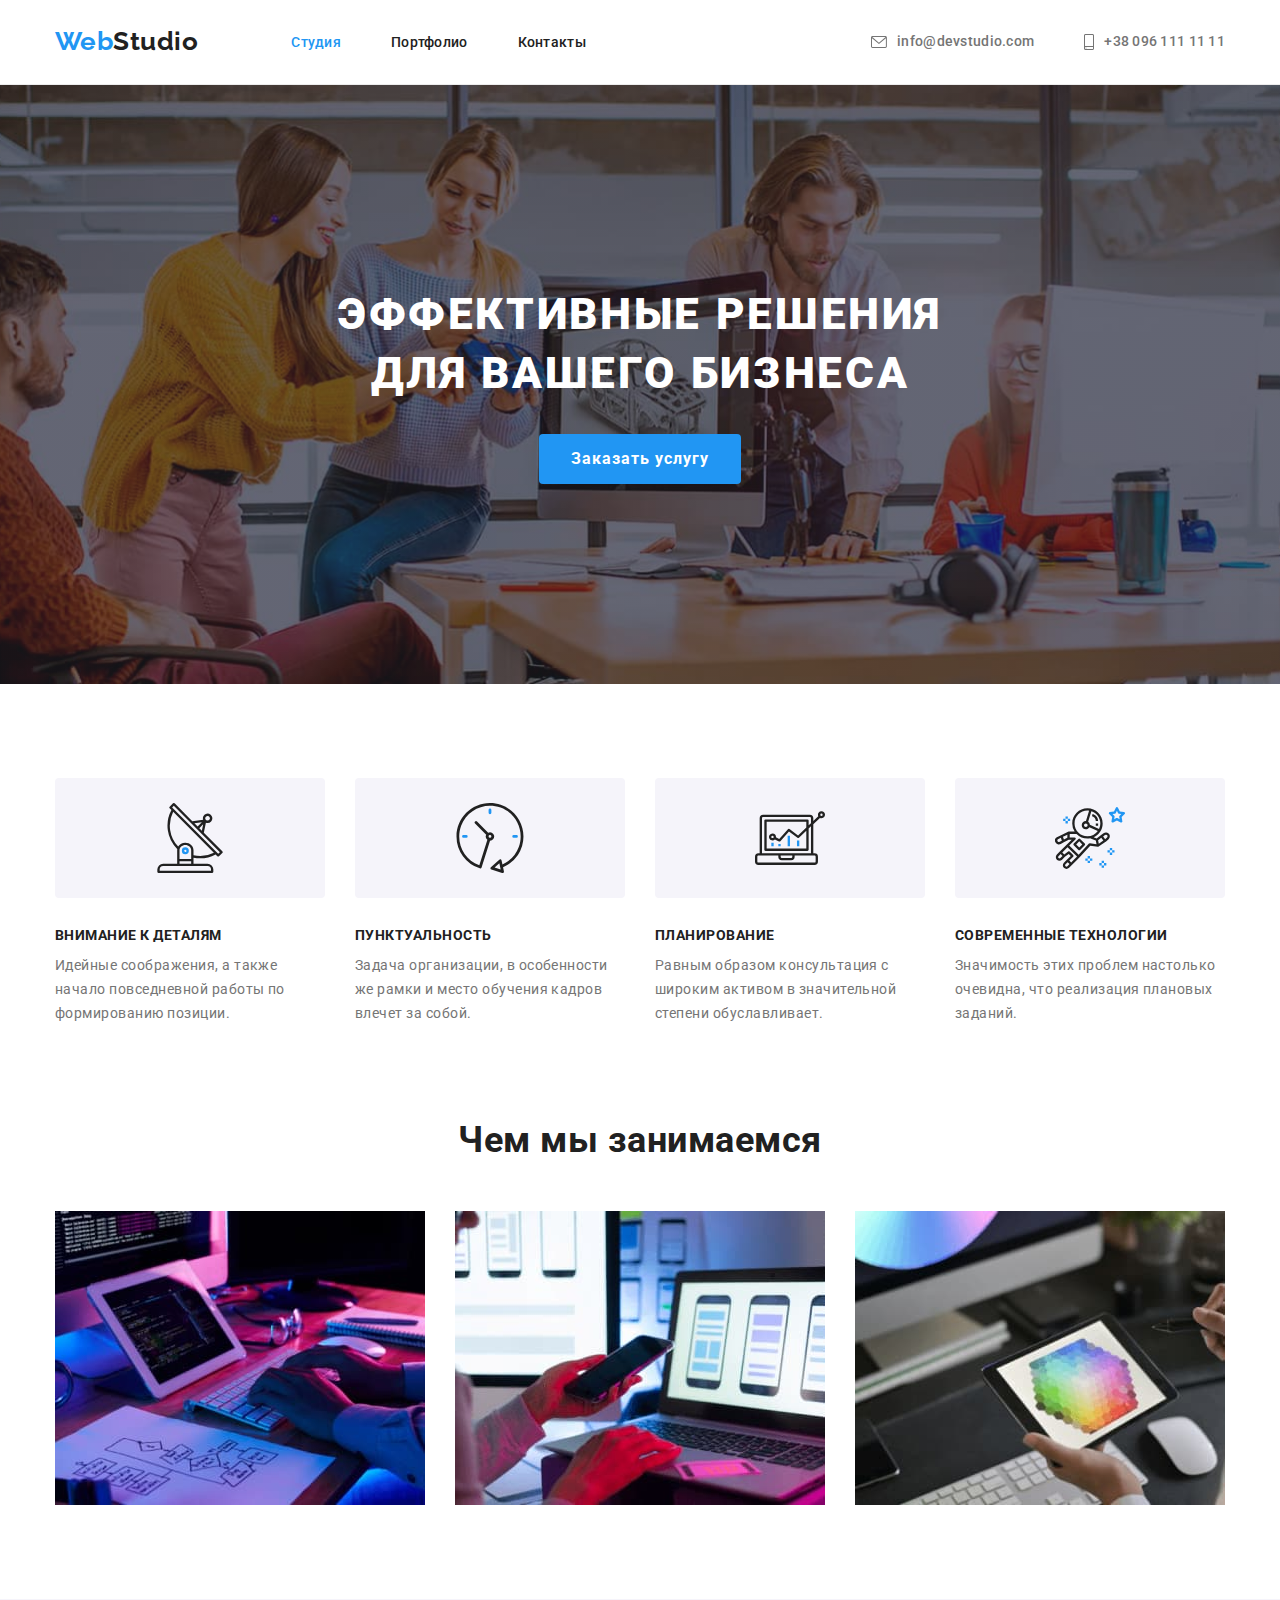
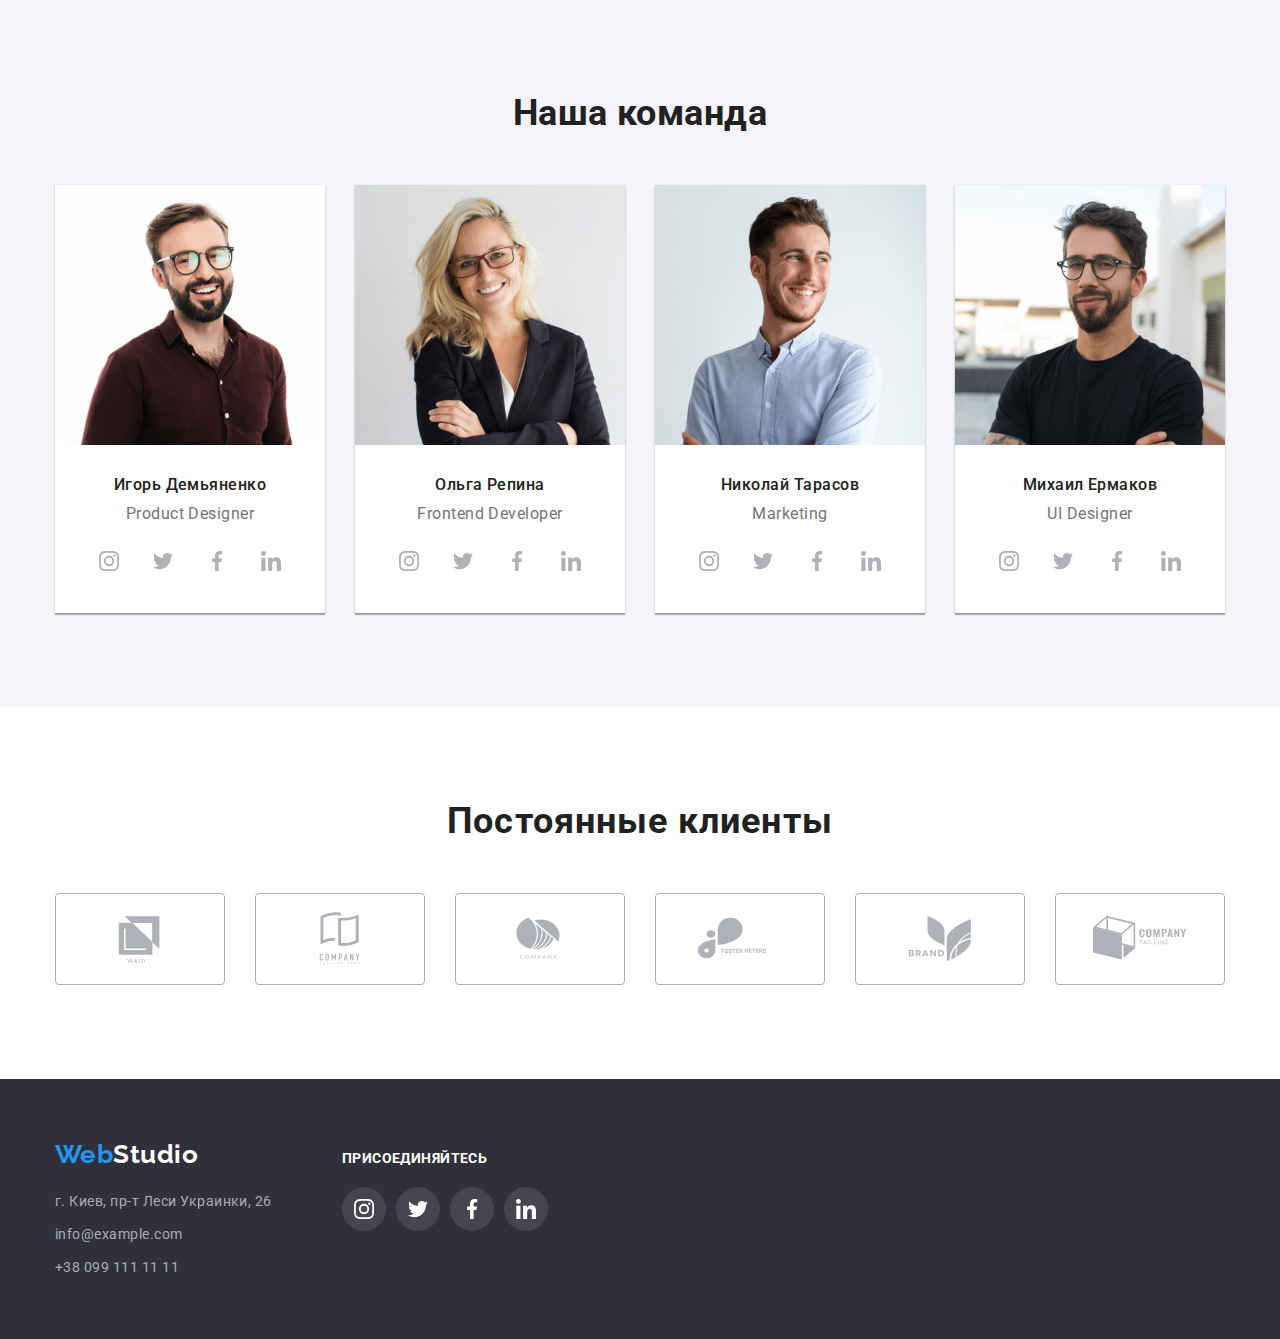
<file: index.html>
<!DOCTYPE html>
<html lang="ru">
  <head>
    <meta charset="UTF-8" />
    <meta http-equiv="X-UA-Compatible" content="IE=edge" />
    <meta name="viewport" content="width=device-width, initial-scale=1.0" />
    <title>Homework 4</title>
    <link rel="preconnect" href="https://fonts.googleapis.com" />
    <link rel="preconnect" href="https://fonts.gstatic.com" crossorigin />
    <link
      href="https://fonts.googleapis.com/css2?family=Raleway:wght@700&family=Roboto:wght@400;500;700;900&display=swap"
      rel="stylesheet"
    />
    <link
      rel="stylesheet"
      href="https://cdnjs.cloudflare.com/ajax/libs/modern-normalize/1.1.0/modern-normalize.min.css"
    />
    <link rel="stylesheet" href="./css/styles.css" />
  </head>

  <body>
    <!-- Header -->
    <header class="header-border">
      <div class="container header-container">
        <nav class="main-nav">
          <a class="logo" href="index.html" title="WebStudio"
            >Web<span class="logo-black">Studio</span></a
          >
          <ul class="site-nav">
            <li>
              <a class="nav-studio current" href="./index.html">Студия</a>
            </li>
            <li>
              <a class="nav-portfolio" href="./portfolio.html">Портфолио</a>
            </li>
            <li><a class="nav-contacts" href="">Контакты</a></li>
          </ul>
        </nav>

        <ul class="contacts">
          <li>
            <a class="link-mail" href="mailto:info@devstudio.com">
              <svg class="icon-mail" width="16" height="12">
                <use href="./images/sprite.svg#icon-mail"></use>
              </svg>
              info@devstudio.com</a
            >
          </li>
          <li>
            <a class="link-tel" href="tel:+380961111111">
              <svg class="icon-smartphone" width="10" height="16">
                <use href="./images/sprite.svg#icon-smartphone"></use>
              </svg>
              +38 096 111 11 11</a
            >
          </li>
        </ul>
      </div>
    </header>
    <!-- Main -->
    <main>
      <!-- Секция 1 (Эффективное решение для вашего бизнеса) -->
      <section class="hero-section">
        <div class="container title-container">
          <h1 class="hero-title">Эффективные решения для вашего бизнеса</h1>
          <button class="hero-button" type="button">Заказать услугу</button>
        </div>
      </section>

      <!-- Секция 2 (Список преимуществ) -->
      <section>
        <div class="container">
          <h2 class="visually-hidden">Список преимуществ</h2>
          <ul class="advantage-list">
            <li>
              <div class="advantage-block">
                <svg width="70" height="70">
                  <use href="./images/sprite.svg#icon-antenna"></use>
                </svg>
              </div>
              <h3 class="advantage-title">Внимание к деталям</h3>
              <p class="advantage-text">
                Идейные соображения, а также начало повседневной работы по
                формированию позиции.
              </p>
            </li>
            <li>
              <div class="advantage-block">
                <svg width="70" height="70">
                  <use href="./images/sprite.svg#icon-clock"></use>
                </svg>
              </div>
              <h3 class="advantage-title">Пунктуальность</h3>
              <p class="advantage-text">
                Задача организации, в особенности же рамки и место обучения
                кадров влечет за собой.
              </p>
            </li>
            <li>
              <div class="advantage-block">
                <svg width="70" height="70">
                  <use href="./images/sprite.svg#icon-diagram"></use>
                </svg>
              </div>
              <h3 class="advantage-title">Планирование</h3>
              <p class="advantage-text">
                Равным образом консультация с широким активом в значительной
                степени обуславливает.
              </p>
            </li>
            <li>
              <div class="advantage-block">
                <svg width="70" height="70">
                  <use href="./images/sprite.svg#icon-astronaut"></use>
                </svg>
              </div>
              <h3 class="advantage-title">Современные технологии</h3>
              <p class="advantage-text">
                Значимость этих проблем настолько очевидна, что реализация
                плановых заданий.
              </p>
            </li>
          </ul>
        </div>
      </section>
      <!-- Секция 3 (Чем мы занимаемся?) -->
      <section class="project-section">
        <div class="container">
          <h2 class="projects-title">Чем мы занимаемся</h2>
          <ul class="projects-list">
            <li>
              <img
                src="images/img1.jpg"
                width="370"
                alt="руки набирают на клавиатуре код"
              />
            </li>
            <li>
              <img
                src="images/img2.jpg"
                width="370"
                alt="телефон в руке фотографирует экран ноутбука"
              />
            </li>
            <li>
              <img
                src="images/img3.jpg"
                width="370"
                alt="человек  выбирает на планшете цвет из палитры"
              />
            </li>
          </ul>
        </div>
      </section>
      <!-- Секция 4 (Наша команда) -->
      <section class="team-section">
        <div class="container">
          <h2 class="team-section-title">Наша команда</h2>
          <ul class="team-list">
            <li class="member-card">
              <img
                src="images/img4.jpg"
                width="270"
                alt="Игорь Демьяненко, дизайнер продукта"
              />
              <h3 class="member-name">Игорь Демьяненко</h3>
              <p class="member-position" lang="en">Product Designer</p>
              <ul class="social-network-list">
                <li class="social-network-link">
                  <a class="social-network" href="">
                    <svg class="icon-social" width="20" height="20">
                      <use href="./images/sprite.svg#icon-instagram"></use>
                    </svg>
                  </a>
                </li>
                <li class="social-network-link">
                  <a class="social-network" href="">
                    <svg class="icon-social" width="20" height="20">
                      <use href="./images/sprite.svg#icon-twitter"></use>
                    </svg>
                  </a>
                </li>
                <li class="social-network-link">
                  <a class="social-network" href="">
                    <svg class="icon-social" width="20" height="20">
                      <use href="./images/sprite.svg#icon-facebook"></use>
                    </svg>
                  </a>
                </li>
                <li class="social-network-link">
                  <a class="social-network" href="">
                    <svg class="icon-social" width="20" height="20">
                      <use href="./images/sprite.svg#icon-linkedin"></use>
                    </svg>
                  </a>
                </li>
              </ul>
            </li>
            <li class="member-card">
              <img
                src="images/img5.jpg"
                width="270"
                alt="Ольга Репина, фронтэнд разработчик"
              />
              <h3 class="member-name">Ольга Репина</h3>
              <p class="member-position" lang="en">Frontend Developer</p>
              <ul class="social-network-list">
                <li class="social-network-link">
                  <a class="social-network" href="">
                    <svg class="icon-social" width="20" height="20">
                      <use href="./images/sprite.svg#icon-instagram"></use>
                    </svg>
                  </a>
                </li>
                <li class="social-network-link">
                  <a class="social-network" href="">
                    <svg class="icon-social" width="20" height="20">
                      <use href="./images/sprite.svg#icon-twitter"></use>
                    </svg>
                  </a>
                </li>
                <li class="social-network-link">
                  <a class="social-network" href="">
                    <svg class="icon-social" width="20" height="20">
                      <use href="./images/sprite.svg#icon-facebook"></use>
                    </svg>
                  </a>
                </li>
                <li class="social-network-link">
                  <a class="social-network" href="">
                    <svg class="icon-social" width="20" height="20">
                      <use href="./images/sprite.svg#icon-linkedin"></use>
                    </svg>
                  </a>
                </li>
              </ul>
            </li>
            <li class="member-card">
              <img
                src="images/img6.jpg"
                width="270"
                alt="Николай Тарасов, маркетолог"
              />
              <h3 class="member-name">Николай Тарасов</h3>
              <p class="member-position" lang="en">Marketing</p>
              <ul class="social-network-list">
                <li class="social-network-link">
                  <a class="social-network" href="">
                    <svg class="icon-social" width="20" height="20">
                      <use href="./images/sprite.svg#icon-instagram"></use>
                    </svg>
                  </a>
                </li>
                <li class="social-network-link">
                  <a class="social-network" href="">
                    <svg class="icon-social" width="20" height="20">
                      <use href="./images/sprite.svg#icon-twitter"></use>
                    </svg>
                  </a>
                </li>
                <li class="social-network-link">
                  <a class="social-network" href="">
                    <svg class="icon-social" width="20" height="20">
                      <use href="./images/sprite.svg#icon-facebook"></use>
                    </svg>
                  </a>
                </li>
                <li class="social-network-link">
                  <a class="social-network" href="">
                    <svg class="icon-social" width="20" height="20">
                      <use href="./images/sprite.svg#icon-linkedin"></use>
                    </svg>
                  </a>
                </li>
              </ul>
            </li>
            <li class="member-card">
              <img
                src="images/img7.jpg"
                width="270"
                alt="Михаил Ермаков, UI-дизайнер"
              />
              <h3 class="member-name">Михаил Ермаков</h3>
              <p class="member-position" lang="en">UI Designer</p>
              <ul class="social-network-list">
                <li class="social-network-link">
                  <a class="social-network" href="">
                    <svg class="icon-social" width="20" height="20">
                      <use href="./images/sprite.svg#icon-instagram"></use>
                    </svg>
                  </a>
                </li>
                <li class="social-network-link">
                  <a class="social-network" href="">
                    <svg class="icon-social" width="20" height="20">
                      <use href="./images/sprite.svg#icon-twitter"></use>
                    </svg>
                  </a>
                </li>
                <li class="social-network-link">
                  <a class="social-network" href="">
                    <svg class="icon-social" width="20" height="20">
                      <use href="./images/sprite.svg#icon-facebook"></use>
                    </svg>
                  </a>
                </li>
                <li class="social-network-link">
                  <a class="social-network" href="">
                    <svg class="icon-social" width="20" height="20">
                      <use href="./images/sprite.svg#icon-linkedin"></use>
                    </svg>
                  </a>
                </li>
              </ul>
            </li>
          </ul>
        </div>
      </section>
      <!-- Секция 5 (Постоянные клиенты) -->
      <section>
        <div class="container">
          <h2 class="regular-customers-title">Постоянные клиенты</h2>
          <ul class="regular-customers-list">
            <li class="brand-logo-item">
              <a class="brand-logo-link" href="">
                <svg class="brand-logo-icon" width="106" height="60">
                  <use href="./images/sprite.svg#icon-ya-co"></use>
                </svg>
              </a>
            </li>
            <li class="brand-logo-item">
              <a class="brand-logo-link" href="">
                <svg class="brand-logo-icon" width="106" height="60">
                  <use href="./images/sprite.svg#icon-company1"></use>
                </svg>
              </a>
            </li>
            <li class="brand-logo-item">
              <a class="brand-logo-link" href="">
                <svg class="brand-logo-icon" width="106" height="60">
                  <use href="./images/sprite.svg#icon-company2"></use>
                </svg>
              </a>
            </li>
            <li class="brand-logo-item">
              <a class="brand-logo-link" href="">
                <svg class="brand-logo-icon" width="106" height="60">
                  <use href="./images/sprite.svg#icon-foster-peters"></use>
                </svg>
              </a>
            </li>
            <li class="brand-logo-item">
              <a class="brand-logo-link" href="">
                <svg class="brand-logo-icon" width="106" height="60">
                  <use href="./images/sprite.svg#icon-brand"></use>
                </svg>
              </a>
            </li>
            <li class="brand-logo-item">
              <a class="brand-logo-link" href="">
                <svg class="brand-logo-icon" width="106" height="60">
                  <use href="./images/sprite.svg#icon-company3"></use>
                </svg>
              </a>
            </li>
          </ul>
        </div>
      </section>
    </main>
    <!-- Footer -->
    <footer>
      <div class="container">
        <div class="footer-columns">
          <div class="footer-adress">
            <a class="bottom-logo" href="index.html" title="WebStudio"
              >Web<span class="logo-white">Studio</span></a
            >
            <address>
              <ul class="address-list">
                <li>
                  <a
                    class="address-link"
                    href="https://goo.gl/maps/oR3F1YAG6LvCoMsa9"
                    target="_blank"
                    rel="noopener noreferrer"
                    >г. Киев, пр-т Леси Украинки, 26</a
                  >
                </li>
                <li>
                  <a class="address-link" href="mailto:info@example.com"
                    >info@example.com</a
                  >
                </li>
                <li>
                  <a class="address-link" href="tel:+380991111111"
                    >+38 099 111 11 11</a
                  >
                </li>
              </ul>
            </address>
          </div>
          <div class="call-to-action">
            <p class="join">присоединяйтесь</p>
            <ul class="sn-list-footer">
              <li class="sn-item-footer">
                <a class="sn-link-footer" href="">
                  <svg class="icon-social-footer" width="20" height="20">
                    <use href="./images/sprite.svg#icon-instagram"></use>
                  </svg>
                </a>
              </li>
              <li class="sn-item-footer">
                <a class="sn-link-footer" href="">
                  <svg class="icon-social-footer" width="20" height="20">
                    <use href="./images/sprite.svg#icon-twitter"></use>
                  </svg>
                </a>
              </li>
              <li class="sn-item-footer">
                <a class="sn-link-footer" href="">
                  <svg class="icon-social-footer" width="20" height="20">
                    <use href="./images/sprite.svg#icon-facebook"></use>
                  </svg>
                </a>
              </li>
              <li class="sn-item-footer">
                <a class="sn-link-footer" href="">
                  <svg class="icon-social-footer" width="20" height="20">
                    <use href="./images/sprite.svg#icon-linkedin"></use>
                  </svg>
                </a>
              </li>
            </ul>
          </div>
        </div>
      </div>
    </footer>
  </body>
</html>
</file>
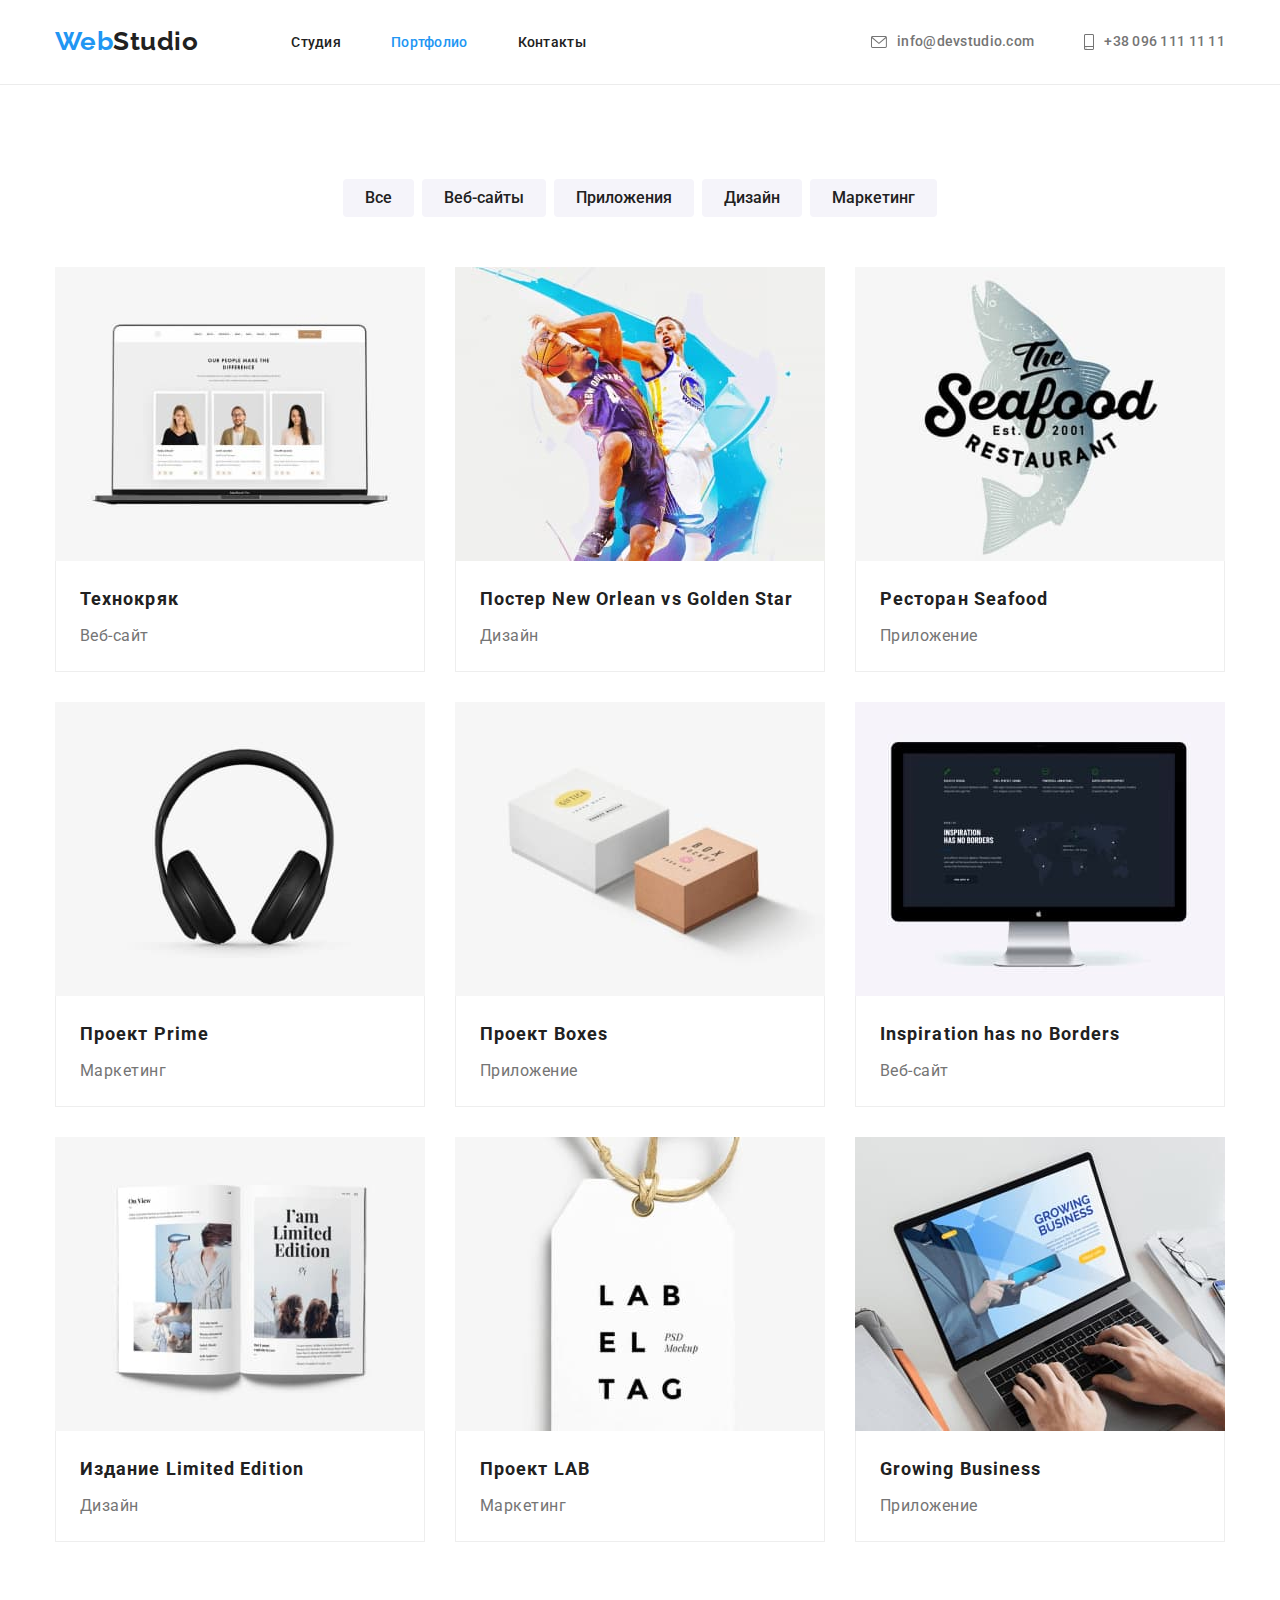
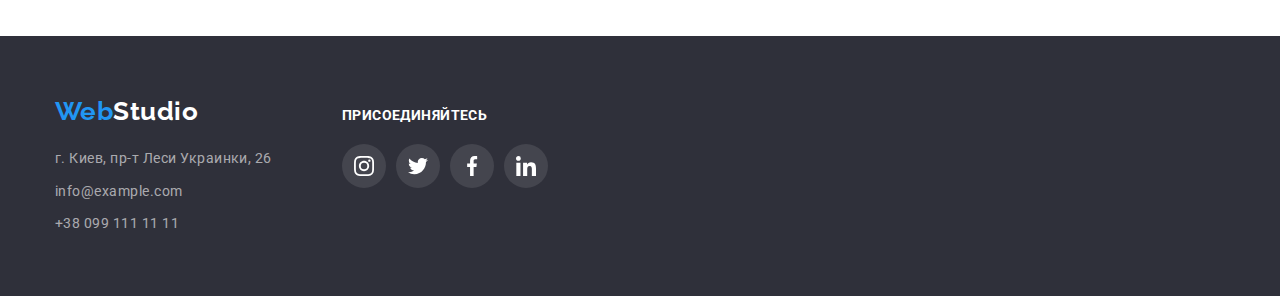
<file: portfolio.html>
<!DOCTYPE html>
<html lang="ru">
  <head>
    <meta charset="UTF-8" />
    <meta http-equiv="X-UA-Compatible" content="IE=edge" />
    <meta name="viewport" content="width=device-width, initial-scale=1.0" />
    <title>Homework 4</title>
    <link rel="preconnect" href="https://fonts.googleapis.com" />
    <link rel="preconnect" href="https://fonts.gstatic.com" crossorigin />
    <link
      href="https://fonts.googleapis.com/css2?family=Raleway:wght@700&family=Roboto:wght@400;500;700;900&display=swap"
      rel="stylesheet"
    />
    <link
      rel="stylesheet"
      href="https://cdnjs.cloudflare.com/ajax/libs/modern-normalize/1.1.0/modern-normalize.min.css"
    />
    <link rel="stylesheet" href="./css/styles.css" />
  </head>

  <body>
    <!-- Header -->
    <header class="header-border">
      <div class="container header-container">
        <nav class="main-nav">
          <a class="logo" href="index.html" title="WebStudio"
            >Web<span class="logo-black">Studio</span></a
          >
          <ul class="site-nav">
            <li>
              <a class="nav-studio" href="./index.html">Студия</a>
            </li>
            <li>
              <a class="nav-portfolio current" href="./portfolio.html"
                >Портфолио</a
              >
            </li>
            <li><a class="nav-contacts" href="">Контакты</a></li>
          </ul>
        </nav>

        <ul class="contacts">
          <li>
            <a class="link-mail" href="mailto:info@devstudio.com">
              <svg class="icon-mail" width="16" height="12">
                <use href="./images/sprite.svg#icon-mail"></use>
              </svg>
              info@devstudio.com</a
            >
          </li>
          <li>
            <a class="link-tel" href="tel:+380961111111">
              <svg class="icon-smartphone" width="10" height="16">
                <use href="./images/sprite.svg#icon-smartphone"></use>
              </svg>
              +38 096 111 11 11</a
            >
          </li>
        </ul>
      </div>
    </header>
    <!-- Main -->
    <main>
      <!-- Секция 1 (Портфолио) -->
      <section>
        <div class="container">
          <h1 class="visually-hidden">Работы</h1>
          <ul class="button-list">
            <li><button class="portfolio-btn" type="button">Все</button></li>
            <li>
              <button class="portfolio-btn" type="button">Веб-сайты</button>
            </li>
            <li>
              <button class="portfolio-btn" type="button">Приложения</button>
            </li>
            <li><button class="portfolio-btn" type="button">Дизайн</button></li>
            <li>
              <button class="portfolio-btn" type="button">Маркетинг</button>
            </li>
          </ul>
          <ul class="portfolio-list">
            <li class="portfolio-card">
              <a class="portfolio-link" href="">
                <img
                  src="./images/technokryak.jpg"
                  width="370"
                  alt="Профили 3х членов команды"
                />
                <div class="portfolio-card-div">
                  <h2 class="card-name">Технокряк</h2>
                  <p class="card-text">Веб-сайт</p>
                </div>
              </a>
            </li>
            <li class="portfolio-card">
              <a class="portfolio-link" href="">
                <img
                  src="./images/poster-new-orlean-vs-golden-star.jpg"
                  width="370"
                  alt="Постер New Orlean vs Golden Star с баскетболистами"
                />
                <div class="portfolio-card-div">
                  <h2 class="card-name">Постер New Orlean vs Golden Star</h2>
                  <p class="card-text">Дизайн</p>
                </div>
              </a>
            </li>

            <li class="portfolio-card">
              <a class="portfolio-link" href="">
                <img
                  src="./images/seafood-restaurant.jpg"
                  width="370"
                  alt=" Надпись Seafood ресторан и логотип в виде лосося"
                />
                <div class="portfolio-card-div">
                  <h2 class="card-name">Ресторан Seafood</h2>
                  <p class="card-text">Приложение</p>
                </div>
              </a>
            </li>

            <li class="portfolio-card">
              <a class="portfolio-link" href="">
                <img
                  src="./images/prime-project.jpg"
                  width="370"
                  alt="Наушники"
                />
                <div class="portfolio-card-div">
                  <h2 class="card-name">Проект Prime</h2>
                  <p class="card-text">Маркетинг</p>
                </div>
              </a>
            </li>

            <li class="portfolio-card">
              <a class="portfolio-link" href="">
                <img
                  src="./images/boxes-project.jpg"
                  width="370"
                  alt="Две коробки: белая и коричневая"
                />
                <div class="portfolio-card-div">
                  <h2 class="card-name">Проект Boxes</h2>
                  <p class="card-text">Приложение</p>
                </div>
              </a>
            </li>

            <li class="portfolio-card">
              <a class="portfolio-link" href="">
                <img
                  src="./images/inspiration-has-no-borders.jpg"
                  width="370"
                  alt="Компьютер с веб-сайтом"
                />
                <div class="portfolio-card-div">
                  <h2 class="card-name">Inspiration has no Borders</h2>
                  <p class="card-text">Веб-сайт</p>
                </div>
              </a>
            </li>

            <li class="portfolio-card">
              <a class="portfolio-link" href="">
                <img
                  src="./images/limited-edition.jpg"
                  alt="Раскрытая книга с картинками"
                />
                <div class="portfolio-card-div">
                  <h2 class="card-name">Издание Limited Edition</h2>
                  <p class="card-text">Дизайн</p>
                </div>
              </a>
            </li>

            <li class="portfolio-card">
              <a class="portfolio-link" href="">
                <img src="./images/lab-project.jpg" width="370" alt="Бирка" />
                <div class="portfolio-card-div">
                  <h2 class="card-name">Проект LAB</h2>
                  <p class="card-text">Маркетинг</p>
                </div>
              </a>
            </li>
            <li class="portfolio-card">
              <a class="portfolio-link" href="">
                <img
                  src="./images/growing-business.jpg"
                  width="370"
                  alt="Руки выполняют действия на клавиатуре"
                />
                <div class="portfolio-card-div">
                  <h2 class="card-name">Growing Business</h2>
                  <p class="card-text">Приложение</p>
                </div>
              </a>
            </li>
          </ul>
        </div>
      </section>
    </main>
    <!-- Footer -->
    <footer>
      <div class="container">
        <div class="footer-columns">
          <div class="footer-adress">
            <a class="bottom-logo" href="index.html" title="WebStudio"
              >Web<span class="logo-white">Studio</span></a
            >
            <address>
              <ul class="address-list">
                <li>
                  <a
                    class="address-link"
                    href="https://goo.gl/maps/oR3F1YAG6LvCoMsa9"
                    target="_blank"
                    rel="noopener noreferrer"
                    >г. Киев, пр-т Леси Украинки, 26</a
                  >
                </li>
                <li>
                  <a class="address-link" href="mailto:info@example.com"
                    >info@example.com</a
                  >
                </li>
                <li>
                  <a class="address-link" href="tel:+380991111111"
                    >+38 099 111 11 11</a
                  >
                </li>
              </ul>
            </address>
          </div>
          <div class="call-to-action">
            <p class="join">присоединяйтесь</p>
            <ul class="sn-list-footer">
              <li class="sn-item-footer">
                <a class="sn-link-footer" href="">
                  <svg class="icon-social-footer" width="20" height="20">
                    <use href="./images/sprite.svg#icon-instagram"></use>
                  </svg>
                </a>
              </li>
              <li class="sn-item-footer">
                <a class="sn-link-footer" href="">
                  <svg class="icon-social-footer" width="20" height="20">
                    <use href="./images/sprite.svg#icon-twitter"></use>
                  </svg>
                </a>
              </li>
              <li class="sn-item-footer">
                <a class="sn-link-footer" href="">
                  <svg class="icon-social-footer" width="20" height="20">
                    <use href="./images/sprite.svg#icon-facebook"></use>
                  </svg>
                </a>
              </li>
              <li class="sn-item-footer">
                <a class="sn-link-footer" href="">
                  <svg class="icon-social-footer" width="20" height="20">
                    <use href="./images/sprite.svg#icon-linkedin"></use>
                  </svg>
                </a>
              </li>
            </ul>
          </div>
        </div>
      </div>
    </footer>
  </body>
</html>
</file>
<file: css/styles.css>
:root {
  --primary-text-color: #757575;
  --title-text-color: #212121;
  --accent-color: #2196f3;
  --hero-button-hover-color: #188ce8;
  --primary-white-color: #ffffff;
  --portfolio-card-border-color: #eeeeee;
  --header-border-color: #ececec;
  --hero-footer-section-background-color: #2f303a;
  --team-section-background-color: #f5f4fa;
  --team-section-social-network-color: #afb1b8;
}

body {
  font-family: Roboto, sans-serif;
  letter-spacing: 0.03em;
  background-color: var(--primary-white-color);
  color: var(--primary-text-color);
}
p,
h1,
h2,
h3,
h4,
h5,
h6 {
  margin: 0;
  padding: 0;
}

ul {
  list-style: none;
  margin: 0;
  padding: 0;
}

img {
  display: block;
  max-width: 100%;
  height: auto;
}

section {
  padding: 94px 0;
}

.container {
  width: 1200px;
  margin-left: auto;
  margin-right: auto;
  padding-left: 15px;
  padding-right: 15px;
}

.visually-hidden {
  position: absolute;
  width: 1px;
  height: 1px;
  margin: -1px;
  border: 0;
  padding: 0;
  white-space: nowrap;
  clip-path: inset(100%);
  clip: rect(0 0 0 0);
  overflow: hidden;
}

/* Header */
header {
  display: flex;
  align-items: center;
  margin: auto;
}
.header-container {
  display: flex;
  align-items: center;
}

.header-border {
  border-bottom: 1px solid var(--header-border-color);
}

.main-nav {
  display: flex;
  align-items: center;
  margin-right: auto;
}

.logo {
  margin-right: 93px;
  padding-top: 24px;
  padding-bottom: 25px;

  font-family: "Raleway";
  font-weight: 700;
  font-size: 26px;
  line-height: 1.2;
  color: var(--accent-color);
  text-decoration: none;
}

.logo-black {
  color: var(--title-text-color);
}

.site-nav {
  display: flex;
  align-items: center;
  padding-left: 0;
  margin: 0;
}

.site-nav .current {
  color: var(--accent-color);
}

.site-nav > li:not(:last-child) {
  margin-right: 50px;
}

.nav-studio {
  padding-top: 32px;
  padding-bottom: 32px;
  font-weight: 500;
  font-size: 14px;
  line-height: 1.14;
  letter-spacing: 0.02em;
  color: var(--title-text-color);
  text-decoration: none;
}
.nav-studio:hover,
.nav-studio:focus {
  color: var(--accent-color);
}

.nav-portfolio {
  padding-top: 32px;
  padding-bottom: 32px;
  font-weight: 500;
  font-size: 14px;
  line-height: 1.14px;
  letter-spacing: 0.02em;
  color: var(--title-text-color);
  text-decoration: none;
}

.nav-portfolio:hover,
.nav-portfolio:focus {
  color: var(--accent-color);
}

.nav-contacts {
  padding-top: 32px;
  padding-bottom: 32px;
  font-weight: 500;
  font-size: 14px;
  line-height: 1.14;
  letter-spacing: 0.02em;
  color: var(--title-text-color);
  text-decoration: none;
}

.nav-contacts:hover,
.nav-contacts:focus {
  color: var(--accent-color);
}

.contacts {
  display: flex;
  align-items: center;
  padding-left: 0;
  margin: 0;
}

.link-mail {
  padding-top: 32px;
  padding-bottom: 32px;
  margin-right: 50px;
  font-weight: 500;
  font-size: 14px;
  line-height: 1.4;
  letter-spacing: 0.02em;
  color: var(--primary-text-color);
  text-decoration: none;
  display: flex;
  align-items: center;
}

.icon-mail {
  fill: currentColor;
  margin-right: 10px;
}

.link-mail:hover,
.link-mail:focus {
  color: var(--accent-color);
}

.link-tel {
  padding-top: 32px;
  padding-bottom: 32px;
  font-weight: 500;
  font-size: 14px;
  line-height: 1.4;
  letter-spacing: 0.02em;
  color: var(--primary-text-color);
  text-decoration: none;
  display: flex;
  align-items: center;
}

.icon-smartphone {
  fill: currentColor;
  margin-right: 10px;
}

.link-tel:hover,
.link-tel:focus {
  color: var(--accent-color);
}

/* Секция 1 (Эффективное решение для вашего бизнеса)  */
.hero-section {
  background-color: var(--hero-footer-section-background-color);
  background-image: linear-gradient(
      to right,
      rgba(47, 48, 58, 0.4),
      rgba(47, 48, 58, 0.4)
    ),
    url("../images/hero-img.jpg");
  background-repeat: no-repeat;
  background-size: cover;
  background-position: center;
  max-width: 1600px;
  margin: 0 auto;
  align-items: center;
  padding-top: 200px;
  padding-bottom: 200px;
}

.title-container {
  display: flex;
  align-items: center;
  flex-direction: column;
}

.hero-title {
  margin: 0 0 30px;
  width: 696px;

  font-weight: 900;
  font-size: 44px;
  line-height: 1.36;
  text-align: center;
  letter-spacing: 0.06em;
  text-transform: uppercase;
  color: var(--primary-white-color);
}

.hero-button {
  border-radius: 4px;
  padding: 10px 32px;
  border: none;
  align-items: center;

  color: var(--primary-white-color);
  background-color: var(--accent-color);
  font-weight: 700;
  font-size: 16px;
  line-height: 1.88;
  text-align: center;
  letter-spacing: 0.06em;
  cursor: pointer;
}

.hero-button:hover,
.hero-button:focus {
  background-color: var(--hero-button-hover-color);
}

/* Секция 2 (Список преимуществ) */
.advantage-list {
  display: flex;
}

.advantage-list > li:not(:last-child) {
  margin-right: 30px;
}

.advantage-block {
  background-color: var(--team-section-background-color);
  border-radius: 4px;
  width: 270px;
  height: 120px;
  margin-bottom: 30px;
  align-items: center;
  display: flex;
  justify-content: center;
}

.advantage-title {
  margin-top: 0;
  margin-bottom: 10px;
  color: var(--title-text-color);
  font-weight: 700;
  font-size: 14px;
  line-height: 1.14;
  text-transform: uppercase;
}

.advantage-text {
  width: 270px;
  font-size: 14px;
  line-height: 1.7;
  color: var(--primary-text-color);
}

/* Секция 3 (Чем мы занимаемся?) */
.project-section {
  padding-top: 0;
}
.projects-title {
  margin-top: 0;
  margin-bottom: 50px;
  font-weight: 700;
  font-size: 36px;
  line-height: 1.16;
  text-align: center;
  color: var(--title-text-color);
}

.projects-list {
  display: flex;
}

.projects-list > li:not(:last-child) {
  margin-right: 30px;
}

/* Секция 4 (Наша команда) */
.team-section {
  background-color: var(--team-section-background-color);
  margin-top: 0;
  margin-bottom: 0;
}

.team-section-title {
  margin-bottom: 50px;
  font-weight: 700;
  font-size: 36px;
  line-height: 1.16;
  text-align: center;
  color: var(--title-text-color);
}

.team-list {
  display: flex;
}

.member-card {
  background-color: var(--primary-white-color);
  width: 270px;
  margin-bottom: 0;
  box-shadow: 0px 1px 3px rgba(0, 0, 0, 0.12), 0px 1px 1px rgba(0, 0, 0, 0.14),
    0px 2px 1px rgba(0, 0, 0, 0.2);
}

.member-card:not(:last-child) {
  margin-right: 30px;
}

.member-name {
  margin-top: 30px;
  margin-bottom: 10px;
  font-weight: 500;
  font-size: 16px;
  line-height: 1.19;
  text-align: center;
  color: var(--title-text-color);
}

.member-position {
  margin-bottom: 16px;
  font-size: 16px;
  line-height: 1.19;
  text-align: center;
}

.social-network-list {
  display: flex;
  justify-content: center;
  margin-bottom: 30px;
}

.social-network-link:not(:last-child) {
  margin-right: 10px;
}

.social-network {
  display: flex;
  justify-content: center;
  align-items: center;
  color: var(--team-section-social-network-color);
  width: 44px;
  height: 44px;
  border-radius: 50%;
}

.social-network:hover,
.social-network:focus {
  color: var(--primary-white-color);
  background-color: var(--accent-color);
}

.icon-social {
  fill: currentColor;
}

/* Секция 5 (Постоянные клиенты) */

.regular-customers-title {
  color: var(--title-text-color);
  font-weight: 700;
  font-size: 36px;
  line-height: 1.16;
  text-align: center;
  letter-spacing: 0.03em;

  margin-bottom: 50px;
}

.regular-customers-list {
  display: flex;
}

.brand-logo-item:not(:last-child) {
  margin-right: 30px;
}

.brand-logo-link {
  display: flex;
  justify-content: center;
  align-items: center;
  border: 1px solid var(--team-section-social-network-color);
  border-radius: 4px;
  width: 170px;
  height: 92px;
  color: var(--team-section-social-network-color);
}

.brand-logo-link:hover,
.brand-logo-link:focus {
  color: var(--accent-color);
  border: 1px solid var(--accent-color);
}

.brand-logo-icon {
  fill: currentColor;
}

/* Footer */
footer {
  background-color: var(--hero-footer-section-background-color);
  padding-top: 60px;
  padding-bottom: 60px;
}

.footer-columns {
  display: flex;
  flex-wrap: wrap;
  align-items: baseline;
}

.bottom-logo {
  display: inline-block;
  margin-bottom: 20px;
  font-family: "Raleway";
  font-weight: 700;
  font-size: 26px;
  line-height: 1.19;
  color: var(--accent-color);
  text-decoration: none;
}

.logo-white {
  color: var(--primary-white-color);
}

.address-link {
  display: inline-block;
  font-style: normal;
  font-size: 14px;
  line-height: 1.7;
  color: rgba(255, 255, 255, 0.6);
  text-decoration: none;
}

.address-list > li:not(:last-child) {
  margin-bottom: 9px;
}

.address-link:hover,
.address-link:focus {
  color: var(--primary-white-color);
}

.call-to-action {
  margin-left: 70px;
}

.join {
  margin-bottom: 20px;
  font-weight: 700;
  font-size: 14px;
  line-height: 1.14;
  letter-spacing: 0.03em;
  text-transform: uppercase;
  color: var(--primary-white-color);
}

.sn-list-footer {
  display: flex;
}

.sn-item-footer:not(:last-child) {
  margin-right: 10px;
}

.sn-link-footer {
  display: flex;
  justify-content: center;
  align-items: center;
  color: var(--primary-white-color);
  background-color: rgba(255, 255, 255, 0.1);
  width: 44px;
  height: 44px;
  border-radius: 50%;
}

.sn-link-footer:hover,
.sn-link-footer:focus {
  color: var(--primary-white-color);
  background-color: var(--accent-color);
}

.icon-social-footer {
  fill: currentColor;
}

/* Portfolio  */

.button-list {
  display: flex;
  justify-content: center;

  margin-bottom: 50px;
}

.button-list > li:not(:last-child) {
  margin-right: 8px;
}

.portfolio-btn {
  padding: 6px 22px;
  border-radius: 4px;
  border: none;

  font-weight: 500;
  font-size: 16px;
  line-height: 1.63;
  text-align: center;
  color: var(--title-text-color);
  background-color: var(--team-section-background-color);
  cursor: pointer;
}
.portfolio-btn:hover,
.portfolio-btn:focus {
  color: var(--primary-white-color);
  background-color: var(--accent-color);
}

.portfolio-list {
  display: flex;
  flex-wrap: wrap;
  padding-left: 0;
  margin-top: 0;
}

.portfolio-link {
  display: block;
  text-decoration: none;
  color: var(--primary-text-color);
}

.portfolio-link:hover,
.portfolio-link:focus {
  box-shadow: 0px 1px 1px rgba(0, 0, 0, 0.12), 0px 4px 4px rgba(0, 0, 0, 0.06),
    1px 4px 6px rgba(0, 0, 0, 0.16);
}

.portfolio-card {
  width: 370px;
  margin-right: 30px;
  margin-bottom: 30px;

  background: var(--primary-white-color);
  box-sizing: border-box;
}

.portfolio-card:nth-child(3n) {
  margin-right: 0;
}

.portfolio-card:nth-last-child(-n + 3) {
  margin-bottom: 0;
}

.portfolio-card-div {
  padding: 20px 24px;
  border-left: 1px solid var(--portfolio-card-border-color);
  border-right: 1px solid var(--portfolio-card-border-color);
  border-bottom: 1px solid var(--portfolio-card-border-color);
}

.card-name {
  margin-bottom: 4px;
  font-weight: 700;
  font-size: 18px;
  line-height: 2;
  letter-spacing: 0.06em;
  color: var(--title-text-color);
}

.card-text {
  font-size: 16px;
  line-height: 1.88;
}
</file>
